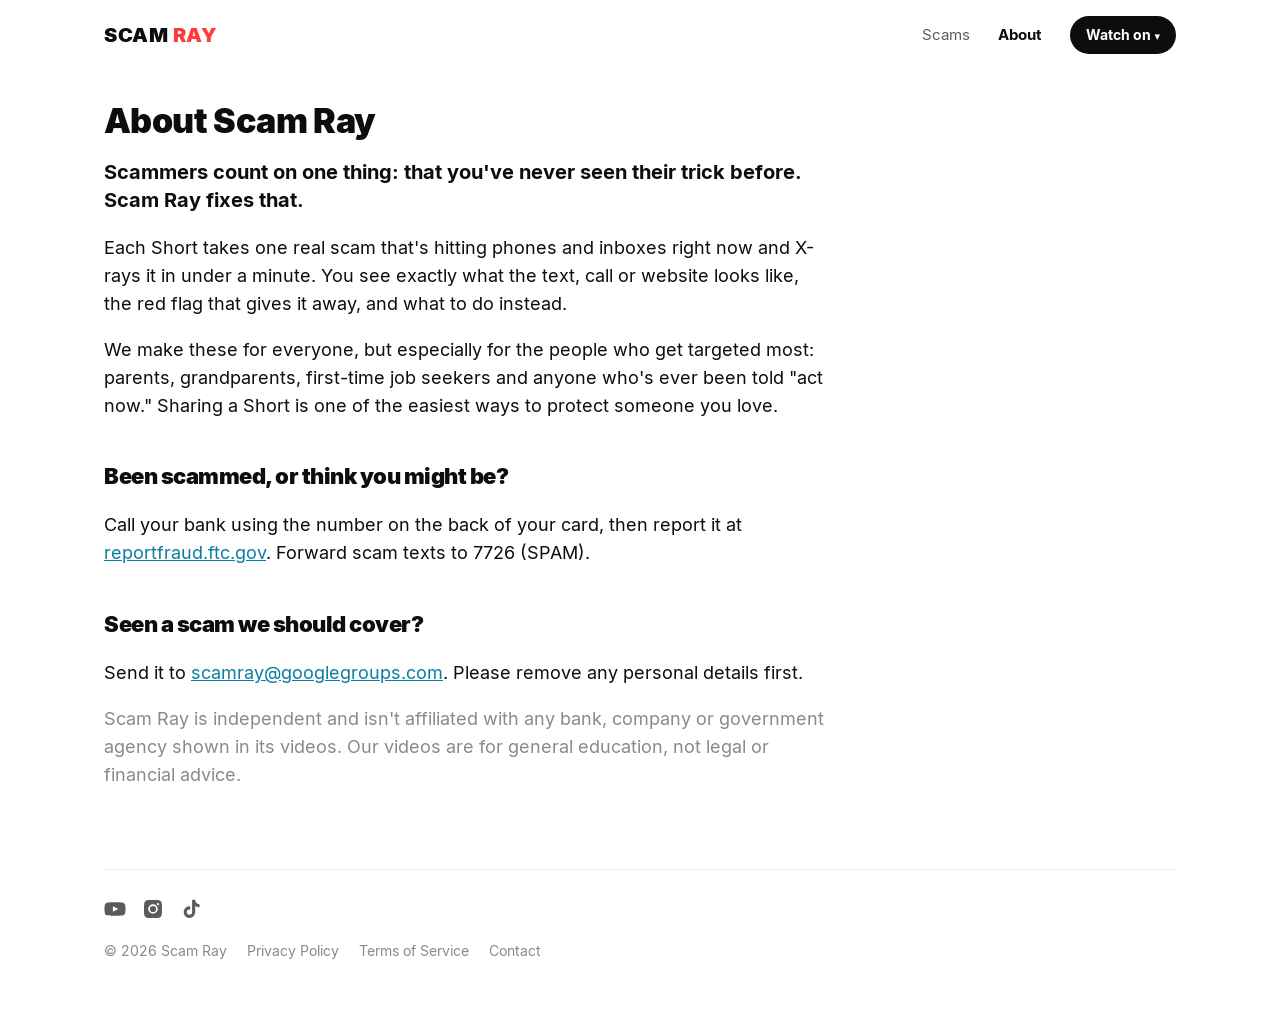
<file: about.html>
<!doctype html>
<html lang="en"><head><meta charset="utf-8"><meta name="viewport" content="width=device-width,initial-scale=1">
<title>About | Scam Ray</title><meta name="description" content="Who makes Scam Ray and why.">
<link rel="icon" href="assets/favicon-v3.png" sizes="48x48"><link rel="icon" href="assets/favicon-v3.svg" type="image/svg+xml"><link rel="apple-touch-icon" href="assets/apple-touch-icon-v3.png"><link rel="preload" href="assets/inter-black-v1.woff2" as="font" type="font/woff2" crossorigin><link rel="preload" href="assets/inter-bold-v1.woff2" as="font" type="font/woff2" crossorigin><link rel="preload" href="assets/inter-regular-v1.woff2" as="font" type="font/woff2" crossorigin><link rel="stylesheet" href="style.css?v=a035a68f"><script src="assets/site.js?v=5f6d246f" defer></script></head>
<body>
<header class="site-head"><div class="wrap"><nav class="nav"><a class="logo" href="index.html">SCAM <span>RAY</span></a>
<div class="links"><a href="scams.html">Scams</a><a href="about.html" aria-current="page">About</a>
<details class="watch"><summary>Watch on</summary><div class="menu"><a href="https://www.youtube.com/@scamray"><svg viewBox="0 0 24 24" aria-hidden="true"><path d="M23 7.2a3 3 0 0 0-2.1-2.1C19 4.6 12 4.6 12 4.6s-7 0-8.9.5A3 3 0 0 0 1 7.2 31 31 0 0 0 .5 12 31 31 0 0 0 1 16.8a3 3 0 0 0 2.1 2.1c1.9.5 8.9.5 8.9.5s7 0 8.9-.5a3 3 0 0 0 2.1-2.1c.4-1.6.5-3.2.5-4.8s-.1-3.2-.5-4.8zM9.7 15.1V8.9l5.8 3.1-5.8 3.1z"/></svg>YouTube</a><a href="https://www.instagram.com/thescamray"><svg viewBox="0 0 24 24" aria-hidden="true"><path d="M12 2.2c3.2 0 3.6 0 4.8.1 3.3.1 4.8 1.7 4.9 4.9.1 1.3.1 1.6.1 4.8s0 3.6-.1 4.8c-.1 3.2-1.7 4.8-4.9 4.9-1.3.1-1.6.1-4.8.1s-3.6 0-4.8-.1c-3.3-.1-4.8-1.7-4.9-4.9C2.2 15.6 2.2 15.2 2.2 12s0-3.6.1-4.8C2.4 3.9 3.9 2.4 7.2 2.3 8.4 2.2 8.8 2.2 12 2.2zm0 4.6a5.2 5.2 0 1 0 0 10.4 5.2 5.2 0 0 0 0-10.4zm0 8.6a3.4 3.4 0 1 1 0-6.8 3.4 3.4 0 0 1 0 6.8zm5.4-9.9a1.2 1.2 0 1 0 0 2.4 1.2 1.2 0 0 0 0-2.4z"/></svg>Instagram</a><a href="https://www.tiktok.com/@thescamray"><svg viewBox="0 0 24 24" aria-hidden="true"><path d="M16.6 2h-3.4v13.4a2.9 2.9 0 1 1-2.9-2.9c.3 0 .6 0 .9.1V9.2a6.3 6.3 0 1 0 5.4 6.2V8.6a8 8 0 0 0 4.7 1.5V6.7a4.7 4.7 0 0 1-4.7-4.7z"/></svg>TikTok</a></div></details></div></nav></div></header>
<main class="wrap"><section class="top about">
<h1 class="pageh">About Scam Ray</h1>
<p class="big">Scammers count on one thing: that you've never seen their trick before. Scam Ray fixes that.</p>
<p>Each Short takes one real scam that's hitting phones and inboxes right now and X-rays it in under a minute. You see exactly what the text, call or website looks like, the red flag that gives it away, and what to do instead.</p>
<p>We make these for everyone, but especially for the people who get targeted most: parents, grandparents, first-time job seekers and anyone who's ever been told "act now." Sharing a Short is one of the easiest ways to protect someone you love.</p>
<h2>Been scammed, or think you might be?</h2>
<p>Call your bank using the number on the back of your card, then report it at <a href="https://reportfraud.ftc.gov">reportfraud.ftc.gov</a>. Forward scam texts to 7726 (SPAM).</p>
<h2>Seen a scam we should cover?</h2>
<p>Send it to <a href="mailto:scamray@googlegroups.com">scamray@googlegroups.com</a>. Please remove any personal details first.</p>
<p class="fine">Scam Ray is independent and isn't affiliated with any bank, company or government agency shown in its videos. Our videos are for general education, not legal or financial advice.</p>
</section></main>

<div class="wrap"><footer><div class="social"><a href="https://www.youtube.com/@scamray" aria-label="YouTube"><svg viewBox="0 0 24 24" aria-hidden="true"><path d="M23 7.2a3 3 0 0 0-2.1-2.1C19 4.6 12 4.6 12 4.6s-7 0-8.9.5A3 3 0 0 0 1 7.2 31 31 0 0 0 .5 12 31 31 0 0 0 1 16.8a3 3 0 0 0 2.1 2.1c1.9.5 8.9.5 8.9.5s7 0 8.9-.5a3 3 0 0 0 2.1-2.1c.4-1.6.5-3.2.5-4.8s-.1-3.2-.5-4.8zM9.7 15.1V8.9l5.8 3.1-5.8 3.1z"/></svg></a><a href="https://www.instagram.com/thescamray" aria-label="Instagram"><svg viewBox="0 0 24 24" aria-hidden="true"><path d="M12 2.2c3.2 0 3.6 0 4.8.1 3.3.1 4.8 1.7 4.9 4.9.1 1.3.1 1.6.1 4.8s0 3.6-.1 4.8c-.1 3.2-1.7 4.8-4.9 4.9-1.3.1-1.6.1-4.8.1s-3.6 0-4.8-.1c-3.3-.1-4.8-1.7-4.9-4.9C2.2 15.6 2.2 15.2 2.2 12s0-3.6.1-4.8C2.4 3.9 3.9 2.4 7.2 2.3 8.4 2.2 8.8 2.2 12 2.2zm0 4.6a5.2 5.2 0 1 0 0 10.4 5.2 5.2 0 0 0 0-10.4zm0 8.6a3.4 3.4 0 1 1 0-6.8 3.4 3.4 0 0 1 0 6.8zm5.4-9.9a1.2 1.2 0 1 0 0 2.4 1.2 1.2 0 0 0 0-2.4z"/></svg></a><a href="https://www.tiktok.com/@thescamray" aria-label="TikTok"><svg viewBox="0 0 24 24" aria-hidden="true"><path d="M16.6 2h-3.4v13.4a2.9 2.9 0 1 1-2.9-2.9c.3 0 .6 0 .9.1V9.2a6.3 6.3 0 1 0 5.4 6.2V8.6a8 8 0 0 0 4.7 1.5V6.7a4.7 4.7 0 0 1-4.7-4.7z"/></svg></a></div>
<div class="flinks"><span>© 2026 Scam Ray</span><a href="privacy.html">Privacy Policy</a><a href="terms.html">Terms of Service</a><a href="mailto:scamray@googlegroups.com">Contact</a></div></footer></div>
</body></html>
</file>
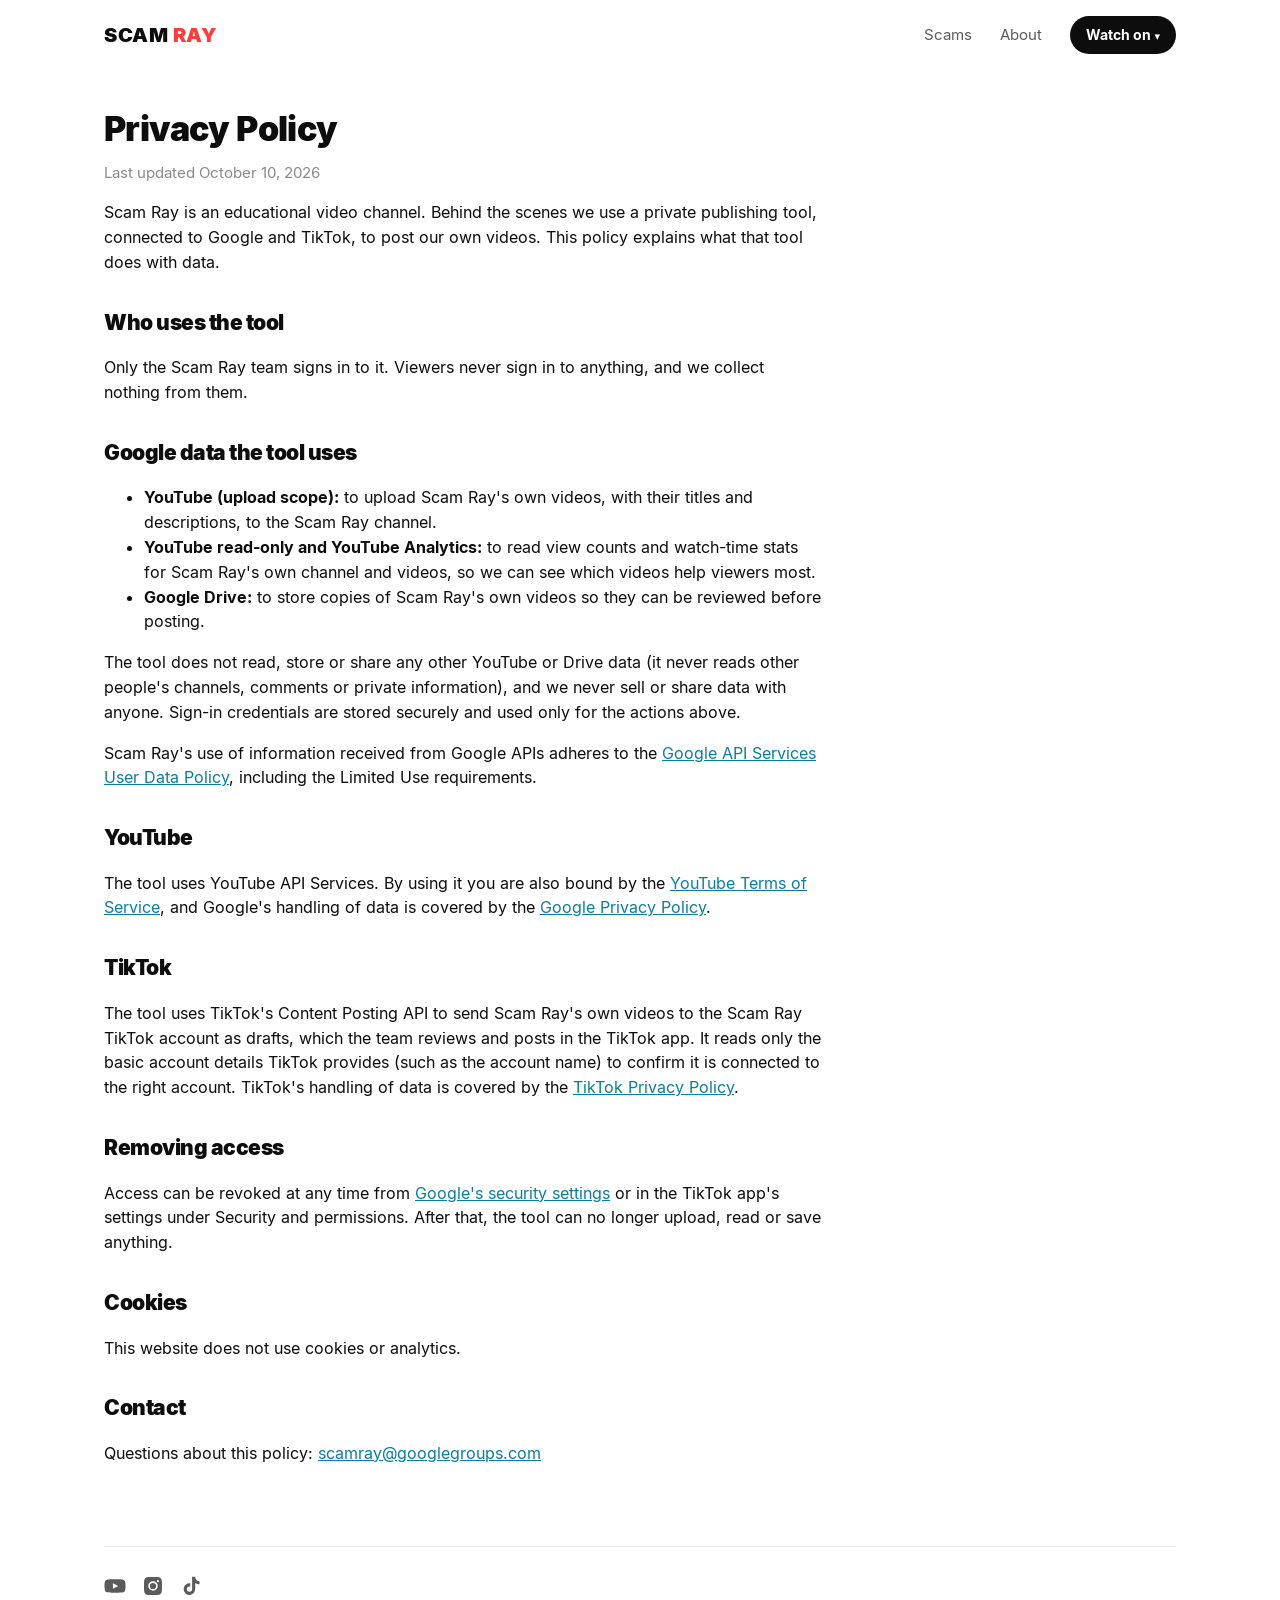
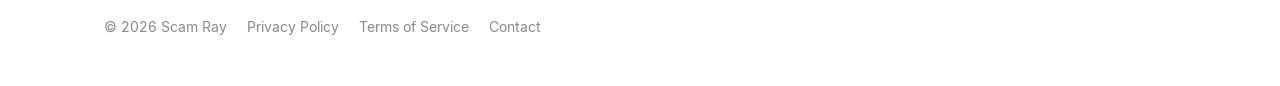
<file: privacy.html>
<!doctype html>
<html lang="en"><head><meta charset="utf-8"><meta name="viewport" content="width=device-width,initial-scale=1">
<title>Privacy Policy | Scam Ray</title><meta name="description" content="Scam Ray's Privacy Policy.">
<link rel="icon" href="assets/favicon-v3.png" sizes="48x48"><link rel="icon" href="assets/favicon-v3.svg" type="image/svg+xml"><link rel="apple-touch-icon" href="assets/apple-touch-icon-v3.png"><link rel="preload" href="assets/inter-black-v1.woff2" as="font" type="font/woff2" crossorigin><link rel="preload" href="assets/inter-bold-v1.woff2" as="font" type="font/woff2" crossorigin><link rel="preload" href="assets/inter-regular-v1.woff2" as="font" type="font/woff2" crossorigin><link rel="stylesheet" href="style.css?v=a035a68f"><script src="assets/site.js?v=5f6d246f" defer></script></head>
<body>
<header class="site-head"><div class="wrap"><nav class="nav"><a class="logo" href="index.html">SCAM <span>RAY</span></a>
<div class="links"><a href="scams.html">Scams</a><a href="about.html">About</a>
<details class="watch"><summary>Watch on</summary><div class="menu"><a href="https://www.youtube.com/@scamray"><svg viewBox="0 0 24 24" aria-hidden="true"><path d="M23 7.2a3 3 0 0 0-2.1-2.1C19 4.6 12 4.6 12 4.6s-7 0-8.9.5A3 3 0 0 0 1 7.2 31 31 0 0 0 .5 12 31 31 0 0 0 1 16.8a3 3 0 0 0 2.1 2.1c1.9.5 8.9.5 8.9.5s7 0 8.9-.5a3 3 0 0 0 2.1-2.1c.4-1.6.5-3.2.5-4.8s-.1-3.2-.5-4.8zM9.7 15.1V8.9l5.8 3.1-5.8 3.1z"/></svg>YouTube</a><a href="https://www.instagram.com/thescamray"><svg viewBox="0 0 24 24" aria-hidden="true"><path d="M12 2.2c3.2 0 3.6 0 4.8.1 3.3.1 4.8 1.7 4.9 4.9.1 1.3.1 1.6.1 4.8s0 3.6-.1 4.8c-.1 3.2-1.7 4.8-4.9 4.9-1.3.1-1.6.1-4.8.1s-3.6 0-4.8-.1c-3.3-.1-4.8-1.7-4.9-4.9C2.2 15.6 2.2 15.2 2.2 12s0-3.6.1-4.8C2.4 3.9 3.9 2.4 7.2 2.3 8.4 2.2 8.8 2.2 12 2.2zm0 4.6a5.2 5.2 0 1 0 0 10.4 5.2 5.2 0 0 0 0-10.4zm0 8.6a3.4 3.4 0 1 1 0-6.8 3.4 3.4 0 0 1 0 6.8zm5.4-9.9a1.2 1.2 0 1 0 0 2.4 1.2 1.2 0 0 0 0-2.4z"/></svg>Instagram</a><a href="https://www.tiktok.com/@thescamray"><svg viewBox="0 0 24 24" aria-hidden="true"><path d="M16.6 2h-3.4v13.4a2.9 2.9 0 1 1-2.9-2.9c.3 0 .6 0 .9.1V9.2a6.3 6.3 0 1 0 5.4 6.2V8.6a8 8 0 0 0 4.7 1.5V6.7a4.7 4.7 0 0 1-4.7-4.7z"/></svg>TikTok</a></div></details></div></nav></div></header>
<main class="wrap"><div class="doc">
<h1>Privacy Policy</h1>
<p class="muted">Last updated October 10, 2026</p>
<p>Scam Ray is an educational video channel. Behind the scenes we use a private publishing tool, connected to Google and TikTok, to post our own videos. This policy explains what that tool does with data.</p>
<h2>Who uses the tool</h2>
<p>Only the Scam Ray team signs in to it. Viewers never sign in to anything, and we collect nothing from them.</p>
<h2>Google data the tool uses</h2>
<ul>
<li><strong>YouTube (upload scope):</strong> to upload Scam Ray's own videos, with their titles and descriptions, to the Scam Ray channel.</li>
<li><strong>YouTube read-only and YouTube Analytics:</strong> to read view counts and watch-time stats for Scam Ray's own channel and videos, so we can see which videos help viewers most.</li>
<li><strong>Google Drive:</strong> to store copies of Scam Ray's own videos so they can be reviewed before posting.</li>
</ul>
<p>The tool does not read, store or share any other YouTube or Drive data (it never reads other people's channels, comments or private information), and we never sell or share data with anyone. Sign-in credentials are stored securely and used only for the actions above.</p>
<p>Scam Ray's use of information received from Google APIs adheres to the <a href="https://developers.google.com/terms/api-services-user-data-policy">Google API Services User Data Policy</a>, including the Limited Use requirements.</p>
<h2>YouTube</h2>
<p>The tool uses YouTube API Services. By using it you are also bound by the <a href="https://www.youtube.com/t/terms">YouTube Terms of Service</a>, and Google's handling of data is covered by the <a href="https://policies.google.com/privacy">Google Privacy Policy</a>.</p>
<h2>TikTok</h2>
<p>The tool uses TikTok's Content Posting API to send Scam Ray's own videos to the Scam Ray TikTok account as drafts, which the team reviews and posts in the TikTok app. It reads only the basic account details TikTok provides (such as the account name) to confirm it is connected to the right account. TikTok's handling of data is covered by the <a href="https://www.tiktok.com/legal/privacy-policy">TikTok Privacy Policy</a>.</p>
<h2>Removing access</h2>
<p>Access can be revoked at any time from <a href="https://security.google.com/settings/security/permissions">Google's security settings</a> or in the TikTok app's settings under Security and permissions. After that, the tool can no longer upload, read or save anything.</p>
<h2>Cookies</h2>
<p>This website does not use cookies or analytics.</p>
<h2>Contact</h2>
<p>Questions about this policy: <a href="mailto:scamray@googlegroups.com">scamray@googlegroups.com</a></p>
</div></main>
<div class="wrap"><footer><div class="social"><a href="https://www.youtube.com/@scamray" aria-label="YouTube"><svg viewBox="0 0 24 24" aria-hidden="true"><path d="M23 7.2a3 3 0 0 0-2.1-2.1C19 4.6 12 4.6 12 4.6s-7 0-8.9.5A3 3 0 0 0 1 7.2 31 31 0 0 0 .5 12 31 31 0 0 0 1 16.8a3 3 0 0 0 2.1 2.1c1.9.5 8.9.5 8.9.5s7 0 8.9-.5a3 3 0 0 0 2.1-2.1c.4-1.6.5-3.2.5-4.8s-.1-3.2-.5-4.8zM9.7 15.1V8.9l5.8 3.1-5.8 3.1z"/></svg></a><a href="https://www.instagram.com/thescamray" aria-label="Instagram"><svg viewBox="0 0 24 24" aria-hidden="true"><path d="M12 2.2c3.2 0 3.6 0 4.8.1 3.3.1 4.8 1.7 4.9 4.9.1 1.3.1 1.6.1 4.8s0 3.6-.1 4.8c-.1 3.2-1.7 4.8-4.9 4.9-1.3.1-1.6.1-4.8.1s-3.6 0-4.8-.1c-3.3-.1-4.8-1.7-4.9-4.9C2.2 15.6 2.2 15.2 2.2 12s0-3.6.1-4.8C2.4 3.9 3.9 2.4 7.2 2.3 8.4 2.2 8.8 2.2 12 2.2zm0 4.6a5.2 5.2 0 1 0 0 10.4 5.2 5.2 0 0 0 0-10.4zm0 8.6a3.4 3.4 0 1 1 0-6.8 3.4 3.4 0 0 1 0 6.8zm5.4-9.9a1.2 1.2 0 1 0 0 2.4 1.2 1.2 0 0 0 0-2.4z"/></svg></a><a href="https://www.tiktok.com/@thescamray" aria-label="TikTok"><svg viewBox="0 0 24 24" aria-hidden="true"><path d="M16.6 2h-3.4v13.4a2.9 2.9 0 1 1-2.9-2.9c.3 0 .6 0 .9.1V9.2a6.3 6.3 0 1 0 5.4 6.2V8.6a8 8 0 0 0 4.7 1.5V6.7a4.7 4.7 0 0 1-4.7-4.7z"/></svg></a></div>
<div class="flinks"><span>© 2026 Scam Ray</span><a href="privacy.html">Privacy Policy</a><a href="terms.html">Terms of Service</a><a href="mailto:scamray@googlegroups.com">Contact</a></div></footer></div>
</body></html>
</file>
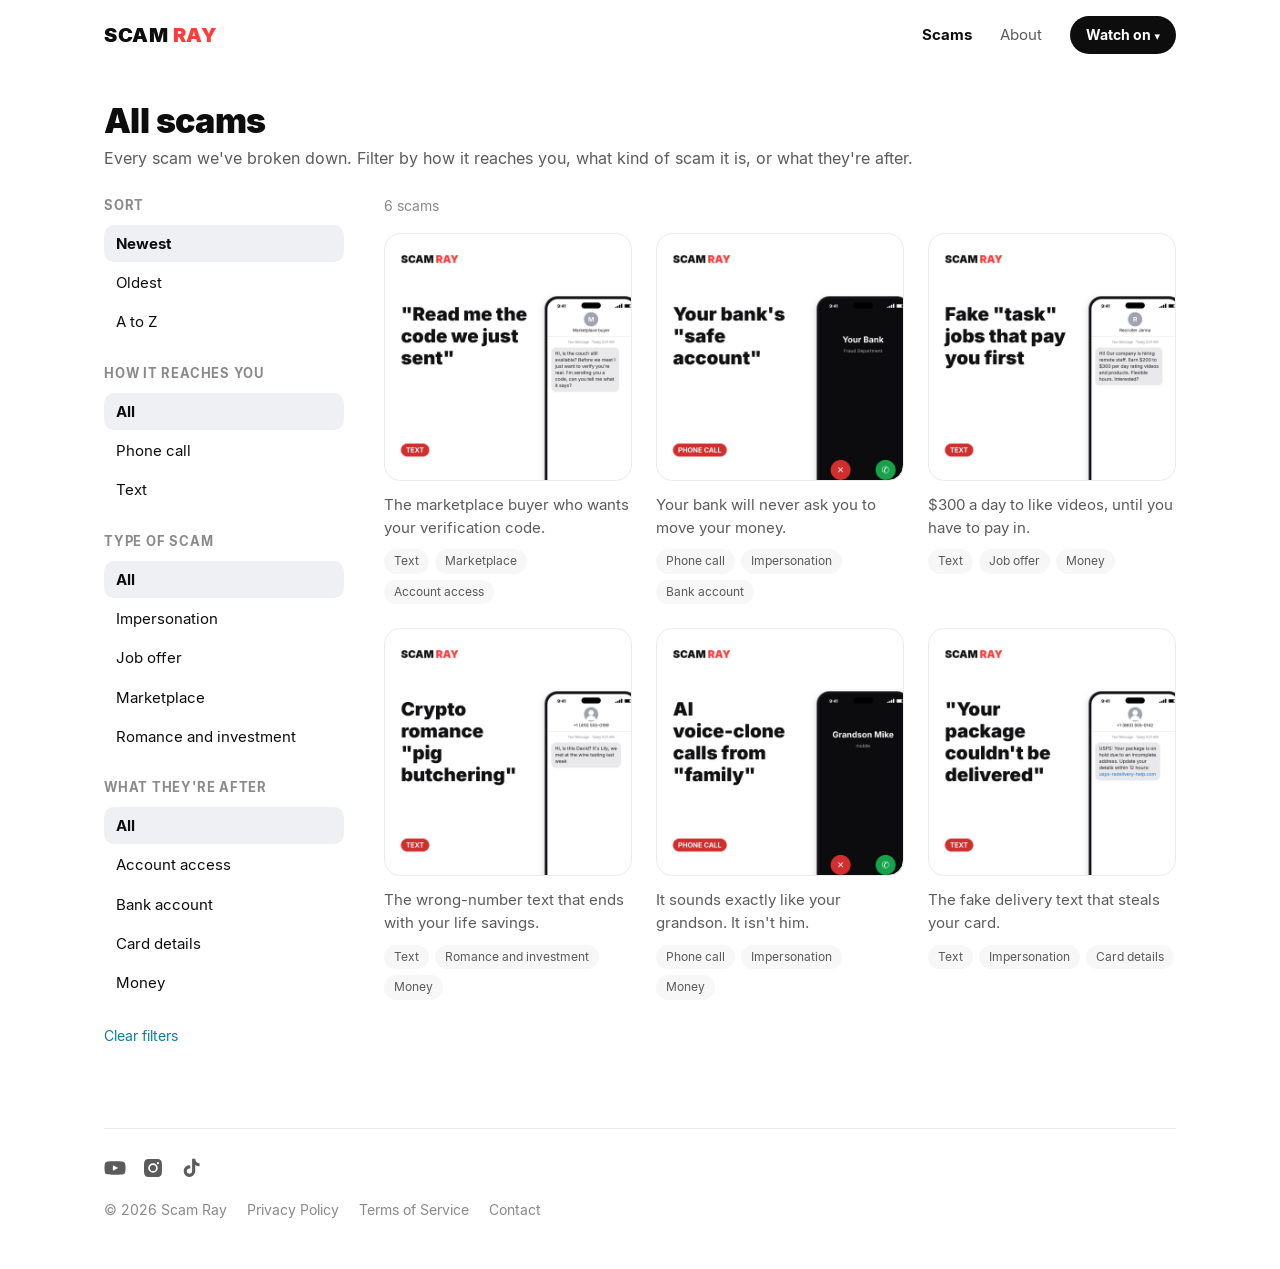
<file: scams.html>
<!doctype html>
<html lang="en"><head><meta charset="utf-8"><meta name="viewport" content="width=device-width,initial-scale=1">
<title>All scams | Scam Ray</title><meta name="description" content="Every scam Scam Ray has broken down, sortable and filterable.">
<link rel="icon" href="assets/favicon-v3.png" sizes="48x48"><link rel="icon" href="assets/favicon-v3.svg" type="image/svg+xml"><link rel="apple-touch-icon" href="assets/apple-touch-icon-v3.png"><link rel="preload" href="assets/inter-black-v1.woff2" as="font" type="font/woff2" crossorigin><link rel="preload" href="assets/inter-bold-v1.woff2" as="font" type="font/woff2" crossorigin><link rel="preload" href="assets/inter-regular-v1.woff2" as="font" type="font/woff2" crossorigin><link rel="stylesheet" href="style.css?v=a035a68f"><script>const SCAMS = [{"id":"001-toll-text","title":"The $4.15 unpaid toll text","blurb":"A fake toll bill that's really after your card number.","via":"Text","type":"Impersonation","after":"Card details","order":1},{"id":"002-package-text","title":"\"Your package couldn't be delivered\"","blurb":"The fake delivery text that steals your card.","via":"Text","type":"Impersonation","after":"Card details","order":2,"posted":"2026-10-05","url":"https://www.youtube.com/shorts/sSayE9mNV6Q"},{"id":"003-voice-clone","title":"AI voice-clone calls from \"family\"","blurb":"It sounds exactly like your grandson. It isn't him.","via":"Phone call","type":"Impersonation","after":"Money","order":3,"posted":"2026-10-06","url":"https://www.youtube.com/shorts/qHDTHHsrI4U"},{"id":"004-pig-butchering","title":"Crypto romance \"pig butchering\"","blurb":"The wrong-number text that ends with your life savings.","via":"Text","type":"Romance and investment","after":"Money","order":4,"posted":"2026-10-07","url":"https://www.youtube.com/shorts/AK45yk2K95Q"},{"id":"005-task-job","title":"Fake \"task\" jobs that pay you first","blurb":"$300 a day to like videos, until you have to pay in.","via":"Text","type":"Job offer","after":"Money","order":5,"posted":"2026-10-08","url":"https://www.youtube.com/shorts/2IzKOkDwI4s"},{"id":"006-bank-safe-account","title":"Your bank's \"safe account\"","blurb":"Your bank will never ask you to move your money.","via":"Phone call","type":"Impersonation","after":"Bank account","order":6,"posted":"2026-10-09","url":"https://www.youtube.com/shorts/MbnHEx6BTtc"},{"id":"007-verification-code","title":"\"Read me the code we just sent\"","blurb":"The marketplace buyer who wants your verification code.","via":"Text","type":"Marketplace","after":"Account access","order":7,"posted":"2026-10-10","url":"https://www.youtube.com/shorts/kz5v01ahdqg"},{"id":"008-tech-support-popup","title":"The fake virus pop-up","blurb":"Real security warnings never ask you to call a number.","via":"Pop-up","type":"Tech support","after":"Money","order":8,"posted":null,"url":null},{"id":"009-jury-duty-warrant","title":"\"You missed jury duty\" calls","blurb":"Courts never demand a fine over the phone.","via":"Phone call","type":"Impersonation","after":"Money","order":9,"posted":null,"url":null},{"id":"010-qr-parking-meter","title":"Fake QR codes on parking meters","blurb":"A sticker over the real code sends your card to a scammer.","via":"QR code","type":"Phishing","after":"Card details","order":10,"posted":null,"url":null},{"id":"011-bitcoin-atm","title":"\"Put your cash in a Bitcoin ATM\"","blurb":"No real agency will ever tell you to use a Bitcoin ATM.","via":"Phone call","type":"Impersonation","after":"Money","order":11,"posted":null,"url":null},{"id":"012-fake-renewal-invoice","title":"The fake renewal invoice","blurb":"A $449.99 charge you never made, and a number to call.","via":"Email","type":"Refund","after":"Money","order":12,"posted":null,"url":null},{"id":"013-gift-card-utility","title":"\"Your power gets cut off in 30 minutes\"","blurb":"Anyone who wants a bill paid in gift cards is a scammer.","via":"Phone call","type":"Impersonation","after":"Money","order":13,"posted":null,"url":null},{"id":"014-fake-check-overpay","title":"The buyer who \"overpaid\" you","blurb":"A fake check, and the money you send back is real.","via":"Text","type":"Marketplace","after":"Money","order":14,"posted":null,"url":null}];
// Scam cards. tools/build.py inlines this (with the scams.json data as SCAMS) into pages that list scams,
// so cards draw while the page is parsed instead of popping in after a fetch.
const YT = "https://www.youtube.com/@scamray";
function card(s) {
  const href = s.url || YT;
  const tags = [s.via, s.type, s.after].map(t => `<span>${t}</span>`).join("");
  // the square thumbnail already shows the scam's name, so the card skips a separate title
  return `<a class="vcard" href="${href}" aria-label="${s.title.replace(/"/g, "&quot;")}"><div class="thumb" role="img" aria-label="${s.title.replace(/"/g, "&quot;")}" style="background-image:url(assets/thumbs/${s.id}.jpg?v=sq1)"></div>
<p>${s.blurb}</p><div class="tags">${tags}</div></a>`;
}
// newest first: by posted date when posted, otherwise by planned order
const newest = (a, b) => (b.posted || "").localeCompare(a.posted || "") || b.order - a.order;
// only videos that are actually posted show on the site; SCAMS is written into the page by tools/build.py
const loadScams = () => SCAMS.filter(s => s.posted);
</script><script src="assets/site.js?v=5f6d246f" defer></script></head>
<body>
<header class="site-head"><div class="wrap"><nav class="nav"><a class="logo" href="index.html">SCAM <span>RAY</span></a>
<div class="links"><a href="scams.html" aria-current="page">Scams</a><a href="about.html">About</a>
<details class="watch"><summary>Watch on</summary><div class="menu"><a href="https://www.youtube.com/@scamray"><svg viewBox="0 0 24 24" aria-hidden="true"><path d="M23 7.2a3 3 0 0 0-2.1-2.1C19 4.6 12 4.6 12 4.6s-7 0-8.9.5A3 3 0 0 0 1 7.2 31 31 0 0 0 .5 12 31 31 0 0 0 1 16.8a3 3 0 0 0 2.1 2.1c1.9.5 8.9.5 8.9.5s7 0 8.9-.5a3 3 0 0 0 2.1-2.1c.4-1.6.5-3.2.5-4.8s-.1-3.2-.5-4.8zM9.7 15.1V8.9l5.8 3.1-5.8 3.1z"/></svg>YouTube</a><a href="https://www.instagram.com/thescamray"><svg viewBox="0 0 24 24" aria-hidden="true"><path d="M12 2.2c3.2 0 3.6 0 4.8.1 3.3.1 4.8 1.7 4.9 4.9.1 1.3.1 1.6.1 4.8s0 3.6-.1 4.8c-.1 3.2-1.7 4.8-4.9 4.9-1.3.1-1.6.1-4.8.1s-3.6 0-4.8-.1c-3.3-.1-4.8-1.7-4.9-4.9C2.2 15.6 2.2 15.2 2.2 12s0-3.6.1-4.8C2.4 3.9 3.9 2.4 7.2 2.3 8.4 2.2 8.8 2.2 12 2.2zm0 4.6a5.2 5.2 0 1 0 0 10.4 5.2 5.2 0 0 0 0-10.4zm0 8.6a3.4 3.4 0 1 1 0-6.8 3.4 3.4 0 0 1 0 6.8zm5.4-9.9a1.2 1.2 0 1 0 0 2.4 1.2 1.2 0 0 0 0-2.4z"/></svg>Instagram</a><a href="https://www.tiktok.com/@thescamray"><svg viewBox="0 0 24 24" aria-hidden="true"><path d="M16.6 2h-3.4v13.4a2.9 2.9 0 1 1-2.9-2.9c.3 0 .6 0 .9.1V9.2a6.3 6.3 0 1 0 5.4 6.2V8.6a8 8 0 0 0 4.7 1.5V6.7a4.7 4.7 0 0 1-4.7-4.7z"/></svg>TikTok</a></div></details></div></nav></div></header>
<main class="wrap"><section class="top">
<h1 class="pageh">All scams</h1>
<p class="lead">Every scam we've broken down. Filter by how it reaches you, what kind of scam it is, or what they're after.</p>
<div class="mbar" id="mbar"></div>
<div class="browse"><aside class="side">
<h3>Sort</h3><div class="pills" data-k="sort"></div>
<h3>How it reaches you</h3><div class="pills" data-k="via"></div>
<h3>Type of scam</h3><div class="pills" data-k="type"></div>
<h3>What they're after</h3><div class="pills" data-k="after"></div>
<button class="reset" id="reset" type="button">Clear filters</button>
</aside>
<div><p class="count" id="count"></p>
<div class="cards" id="list"></div></div></div>
</section></main>
<div class="sheet-bg" id="sheetbg" hidden></div>
<div class="sheet" id="sheet" role="dialog" aria-modal="true" hidden></div>
<script>(() => {
  const all = loadScams();
  const keys = ["via", "type", "after"];
  const names = { sort: "Sort", via: "How it reaches you", type: "Type of scam", after: "What they're after" };
  const state = { sort: "new", via: "", type: "", after: "" };
  const opts = { sort: [["new", "Newest"], ["old", "Oldest"], ["az", "A to Z"]] };
  for (const k of keys) opts[k] = [["", "All"], ...[...new Set(all.map(s => s[k]))].sort().map(v => [v, v])];
  const label = k => opts[k].find(([v]) => v === state[k])[1];
  const matches = st => all.filter(s => keys.every(k => !st[k] || s[k] === st[k]));
  const plural = n => n + (n === 1 ? " scam" : " scams");
  function pills() {
    document.querySelectorAll(".pills").forEach(box => {
      const k = box.dataset.k;
      box.innerHTML = opts[k].map(([v, l]) => `<button type="button" data-v="${v}" aria-pressed="${state[k] === v}">${l}</button>`).join("");
      box.querySelectorAll("button").forEach(b => b.onclick = () => { state[k] = b.dataset.v; update(); });
    });
  }
  document.getElementById("reset").onclick = () => { Object.assign(state, { via: "", type: "", after: "" }); update(); };
  function draw() {
    const list = matches(state);
    list.sort(state.sort === "az" ? (a, b) => a.title.replace(/\W/g, "").localeCompare(b.title.replace(/\W/g, ""))
              : state.sort === "old" ? (a, b) => newest(b, a) : newest);
    document.getElementById("count").textContent = plural(list.length);
    document.getElementById("list").innerHTML = list.map(card).join("") || (all.length ? '<p class="lead">No scams match those filters yet.</p>' : '<p class="lead">Our first breakdowns are on their way. Check back soon.</p>');
  }

  // Phones: a slim sticky bar under the header; choices open in a bottom sheet
  const bar = document.getElementById("mbar"), sheet = document.getElementById("sheet"), bg = document.getElementById("sheetbg");
  const close = () => { sheet.hidden = bg.hidden = true; document.body.classList.remove("noscroll"); };
  const open = html => { sheet.innerHTML = '<div class="grab"></div>' + html; sheet.hidden = bg.hidden = false; document.body.classList.add("noscroll"); };
  bg.onclick = close;
  const caret = '<svg width="12" height="12" viewBox="0 0 12 12" aria-hidden="true"><path d="M2.5 4.5 6 8l3.5-3.5" fill="none" stroke="currentColor" stroke-width="1.8" stroke-linecap="round" stroke-linejoin="round"/></svg>';
  // sort: big tap rows with a check on the current one
  function listSheet(k) {
    open(`<h2>${names[k]}</h2><div class="rows">${opts[k].map(([v, l]) => `<button type="button" data-v="${v}" aria-pressed="${state[k] === v}"><span>${l}</span>${state[k] === v ? "✓" : ""}</button>`).join("")}</div>`);
    sheet.querySelectorAll(".rows button").forEach(b => b.onclick = () => { state[k] = b.dataset.v; close(); update(); });
  }
  // every filter at once; nothing applies until "Show N scams"
  function filterSheet() {
    const draft = { ...state };
    const render = () => {
      open(`<div class="sh-head"><h2>Filters</h2><button type="button" class="link" id="clr">Clear all</button></div>`
        + keys.map(k => `<h3>${names[k]}</h3><div class="wrapchips">${opts[k].map(([v, l]) => `<button type="button" data-k="${k}" data-v="${v}" aria-pressed="${draft[k] === v}">${l}</button>`).join("")}</div>`).join("")
        + `<button type="button" class="show" id="show">Show ${plural(matches(draft).length)}</button>`);
      sheet.querySelectorAll(".wrapchips button").forEach(b => b.onclick = () => { draft[b.dataset.k] = b.dataset.v; render(); });
      sheet.querySelector("#clr").onclick = () => { keys.forEach(k => draft[k] = ""); render(); };
      sheet.querySelector("#show").onclick = () => { Object.assign(state, draft); close(); update(); };
    };
    render();
  }
  function bar_() {
    const n = keys.filter(k => state[k]).length;
    bar.innerHTML = `<span class="mcount">${plural(matches(state).length)}</span>
      <button type="button" class="chip" id="msort">${label("sort")} ${caret}</button>
      <button type="button" class="chip${n ? " on" : ""}" id="mfilt"><svg width="15" height="15" viewBox="0 0 16 16" aria-hidden="true"><path d="M2 4h12M4.5 8h7M7 12h2" stroke="currentColor" stroke-width="1.8" stroke-linecap="round"/></svg> Filters${n ? " · " + n : ""}</button>`;
    bar.querySelector("#msort").onclick = () => listSheet("sort");
    bar.querySelector("#mfilt").onclick = filterSheet;
  }
  function update() { pills(); draw(); bar_(); }
  update();
})();</script>

<div class="wrap"><footer><div class="social"><a href="https://www.youtube.com/@scamray" aria-label="YouTube"><svg viewBox="0 0 24 24" aria-hidden="true"><path d="M23 7.2a3 3 0 0 0-2.1-2.1C19 4.6 12 4.6 12 4.6s-7 0-8.9.5A3 3 0 0 0 1 7.2 31 31 0 0 0 .5 12 31 31 0 0 0 1 16.8a3 3 0 0 0 2.1 2.1c1.9.5 8.9.5 8.9.5s7 0 8.9-.5a3 3 0 0 0 2.1-2.1c.4-1.6.5-3.2.5-4.8s-.1-3.2-.5-4.8zM9.7 15.1V8.9l5.8 3.1-5.8 3.1z"/></svg></a><a href="https://www.instagram.com/thescamray" aria-label="Instagram"><svg viewBox="0 0 24 24" aria-hidden="true"><path d="M12 2.2c3.2 0 3.6 0 4.8.1 3.3.1 4.8 1.7 4.9 4.9.1 1.3.1 1.6.1 4.8s0 3.6-.1 4.8c-.1 3.2-1.7 4.8-4.9 4.9-1.3.1-1.6.1-4.8.1s-3.6 0-4.8-.1c-3.3-.1-4.8-1.7-4.9-4.9C2.2 15.6 2.2 15.2 2.2 12s0-3.6.1-4.8C2.4 3.9 3.9 2.4 7.2 2.3 8.4 2.2 8.8 2.2 12 2.2zm0 4.6a5.2 5.2 0 1 0 0 10.4 5.2 5.2 0 0 0 0-10.4zm0 8.6a3.4 3.4 0 1 1 0-6.8 3.4 3.4 0 0 1 0 6.8zm5.4-9.9a1.2 1.2 0 1 0 0 2.4 1.2 1.2 0 0 0 0-2.4z"/></svg></a><a href="https://www.tiktok.com/@thescamray" aria-label="TikTok"><svg viewBox="0 0 24 24" aria-hidden="true"><path d="M16.6 2h-3.4v13.4a2.9 2.9 0 1 1-2.9-2.9c.3 0 .6 0 .9.1V9.2a6.3 6.3 0 1 0 5.4 6.2V8.6a8 8 0 0 0 4.7 1.5V6.7a4.7 4.7 0 0 1-4.7-4.7z"/></svg></a></div>
<div class="flinks"><span>© 2026 Scam Ray</span><a href="privacy.html">Privacy Policy</a><a href="terms.html">Terms of Service</a><a href="mailto:scamray@googlegroups.com">Contact</a></div></footer></div>
</body></html>
</file>
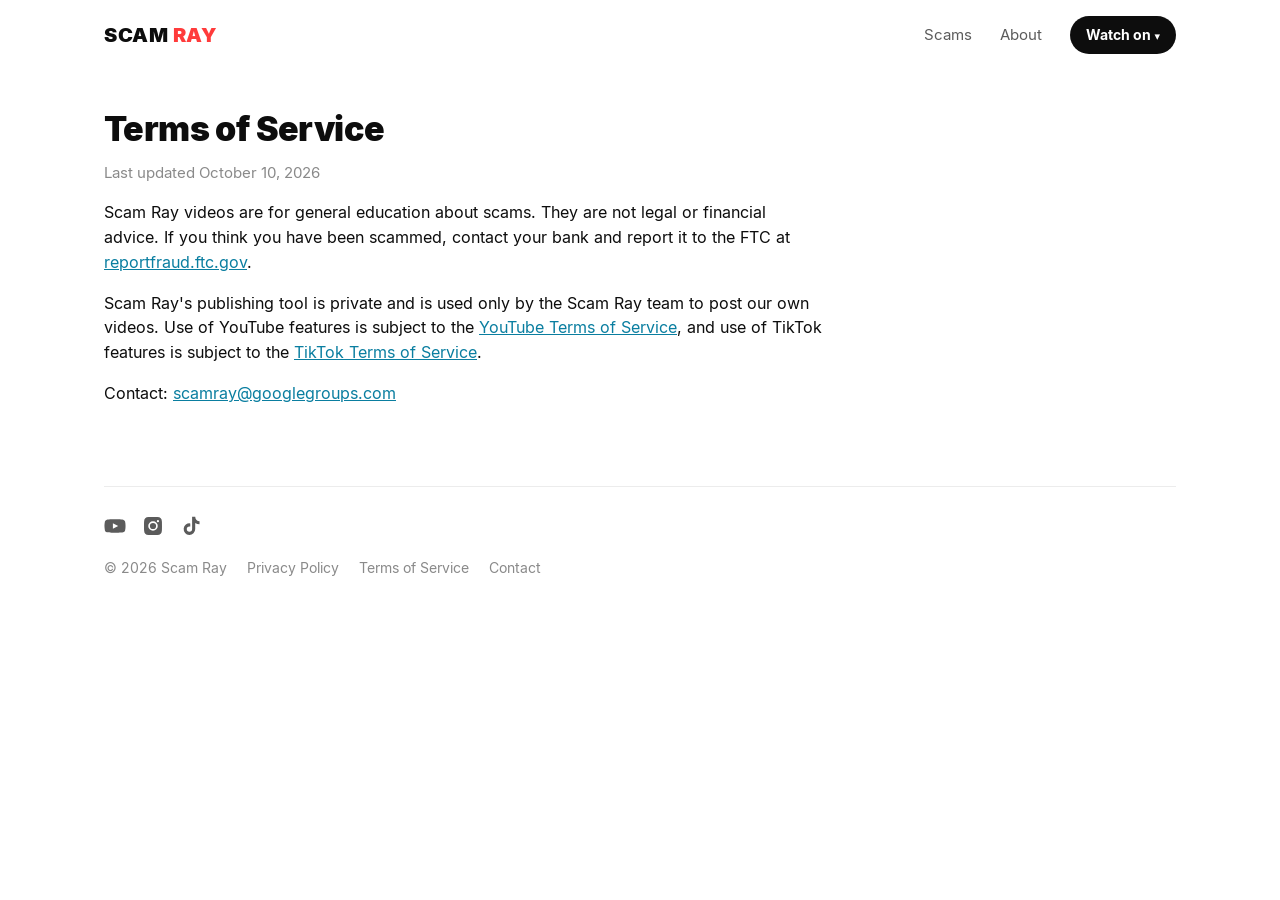
<file: terms.html>
<!doctype html>
<html lang="en"><head><meta charset="utf-8"><meta name="viewport" content="width=device-width,initial-scale=1">
<title>Terms of Service | Scam Ray</title><meta name="description" content="Scam Ray's Terms of Service.">
<link rel="icon" href="assets/favicon-v3.png" sizes="48x48"><link rel="icon" href="assets/favicon-v3.svg" type="image/svg+xml"><link rel="apple-touch-icon" href="assets/apple-touch-icon-v3.png"><link rel="preload" href="assets/inter-black-v1.woff2" as="font" type="font/woff2" crossorigin><link rel="preload" href="assets/inter-bold-v1.woff2" as="font" type="font/woff2" crossorigin><link rel="preload" href="assets/inter-regular-v1.woff2" as="font" type="font/woff2" crossorigin><link rel="stylesheet" href="style.css?v=a035a68f"><script src="assets/site.js?v=5f6d246f" defer></script></head>
<body>
<header class="site-head"><div class="wrap"><nav class="nav"><a class="logo" href="index.html">SCAM <span>RAY</span></a>
<div class="links"><a href="scams.html">Scams</a><a href="about.html">About</a>
<details class="watch"><summary>Watch on</summary><div class="menu"><a href="https://www.youtube.com/@scamray"><svg viewBox="0 0 24 24" aria-hidden="true"><path d="M23 7.2a3 3 0 0 0-2.1-2.1C19 4.6 12 4.6 12 4.6s-7 0-8.9.5A3 3 0 0 0 1 7.2 31 31 0 0 0 .5 12 31 31 0 0 0 1 16.8a3 3 0 0 0 2.1 2.1c1.9.5 8.9.5 8.9.5s7 0 8.9-.5a3 3 0 0 0 2.1-2.1c.4-1.6.5-3.2.5-4.8s-.1-3.2-.5-4.8zM9.7 15.1V8.9l5.8 3.1-5.8 3.1z"/></svg>YouTube</a><a href="https://www.instagram.com/thescamray"><svg viewBox="0 0 24 24" aria-hidden="true"><path d="M12 2.2c3.2 0 3.6 0 4.8.1 3.3.1 4.8 1.7 4.9 4.9.1 1.3.1 1.6.1 4.8s0 3.6-.1 4.8c-.1 3.2-1.7 4.8-4.9 4.9-1.3.1-1.6.1-4.8.1s-3.6 0-4.8-.1c-3.3-.1-4.8-1.7-4.9-4.9C2.2 15.6 2.2 15.2 2.2 12s0-3.6.1-4.8C2.4 3.9 3.9 2.4 7.2 2.3 8.4 2.2 8.8 2.2 12 2.2zm0 4.6a5.2 5.2 0 1 0 0 10.4 5.2 5.2 0 0 0 0-10.4zm0 8.6a3.4 3.4 0 1 1 0-6.8 3.4 3.4 0 0 1 0 6.8zm5.4-9.9a1.2 1.2 0 1 0 0 2.4 1.2 1.2 0 0 0 0-2.4z"/></svg>Instagram</a><a href="https://www.tiktok.com/@thescamray"><svg viewBox="0 0 24 24" aria-hidden="true"><path d="M16.6 2h-3.4v13.4a2.9 2.9 0 1 1-2.9-2.9c.3 0 .6 0 .9.1V9.2a6.3 6.3 0 1 0 5.4 6.2V8.6a8 8 0 0 0 4.7 1.5V6.7a4.7 4.7 0 0 1-4.7-4.7z"/></svg>TikTok</a></div></details></div></nav></div></header>
<main class="wrap"><div class="doc">
<h1>Terms of Service</h1>
<p class="muted">Last updated October 10, 2026</p>
<p>Scam Ray videos are for general education about scams. They are not legal or financial advice. If you think you have been scammed, contact your bank and report it to the FTC at <a href="https://reportfraud.ftc.gov">reportfraud.ftc.gov</a>.</p>
<p>Scam Ray's publishing tool is private and is used only by the Scam Ray team to post our own videos. Use of YouTube features is subject to the <a href="https://www.youtube.com/t/terms">YouTube Terms of Service</a>, and use of TikTok features is subject to the <a href="https://www.tiktok.com/legal/terms-of-service">TikTok Terms of Service</a>.</p>
<p>Contact: <a href="mailto:scamray@googlegroups.com">scamray@googlegroups.com</a></p>
</div></main>
<div class="wrap"><footer><div class="social"><a href="https://www.youtube.com/@scamray" aria-label="YouTube"><svg viewBox="0 0 24 24" aria-hidden="true"><path d="M23 7.2a3 3 0 0 0-2.1-2.1C19 4.6 12 4.6 12 4.6s-7 0-8.9.5A3 3 0 0 0 1 7.2 31 31 0 0 0 .5 12 31 31 0 0 0 1 16.8a3 3 0 0 0 2.1 2.1c1.9.5 8.9.5 8.9.5s7 0 8.9-.5a3 3 0 0 0 2.1-2.1c.4-1.6.5-3.2.5-4.8s-.1-3.2-.5-4.8zM9.7 15.1V8.9l5.8 3.1-5.8 3.1z"/></svg></a><a href="https://www.instagram.com/thescamray" aria-label="Instagram"><svg viewBox="0 0 24 24" aria-hidden="true"><path d="M12 2.2c3.2 0 3.6 0 4.8.1 3.3.1 4.8 1.7 4.9 4.9.1 1.3.1 1.6.1 4.8s0 3.6-.1 4.8c-.1 3.2-1.7 4.8-4.9 4.9-1.3.1-1.6.1-4.8.1s-3.6 0-4.8-.1c-3.3-.1-4.8-1.7-4.9-4.9C2.2 15.6 2.2 15.2 2.2 12s0-3.6.1-4.8C2.4 3.9 3.9 2.4 7.2 2.3 8.4 2.2 8.8 2.2 12 2.2zm0 4.6a5.2 5.2 0 1 0 0 10.4 5.2 5.2 0 0 0 0-10.4zm0 8.6a3.4 3.4 0 1 1 0-6.8 3.4 3.4 0 0 1 0 6.8zm5.4-9.9a1.2 1.2 0 1 0 0 2.4 1.2 1.2 0 0 0 0-2.4z"/></svg></a><a href="https://www.tiktok.com/@thescamray" aria-label="TikTok"><svg viewBox="0 0 24 24" aria-hidden="true"><path d="M16.6 2h-3.4v13.4a2.9 2.9 0 1 1-2.9-2.9c.3 0 .6 0 .9.1V9.2a6.3 6.3 0 1 0 5.4 6.2V8.6a8 8 0 0 0 4.7 1.5V6.7a4.7 4.7 0 0 1-4.7-4.7z"/></svg></a></div>
<div class="flinks"><span>© 2026 Scam Ray</span><a href="privacy.html">Privacy Policy</a><a href="terms.html">Terms of Service</a><a href="mailto:scamray@googlegroups.com">Contact</a></div></footer></div>
</body></html>
</file>
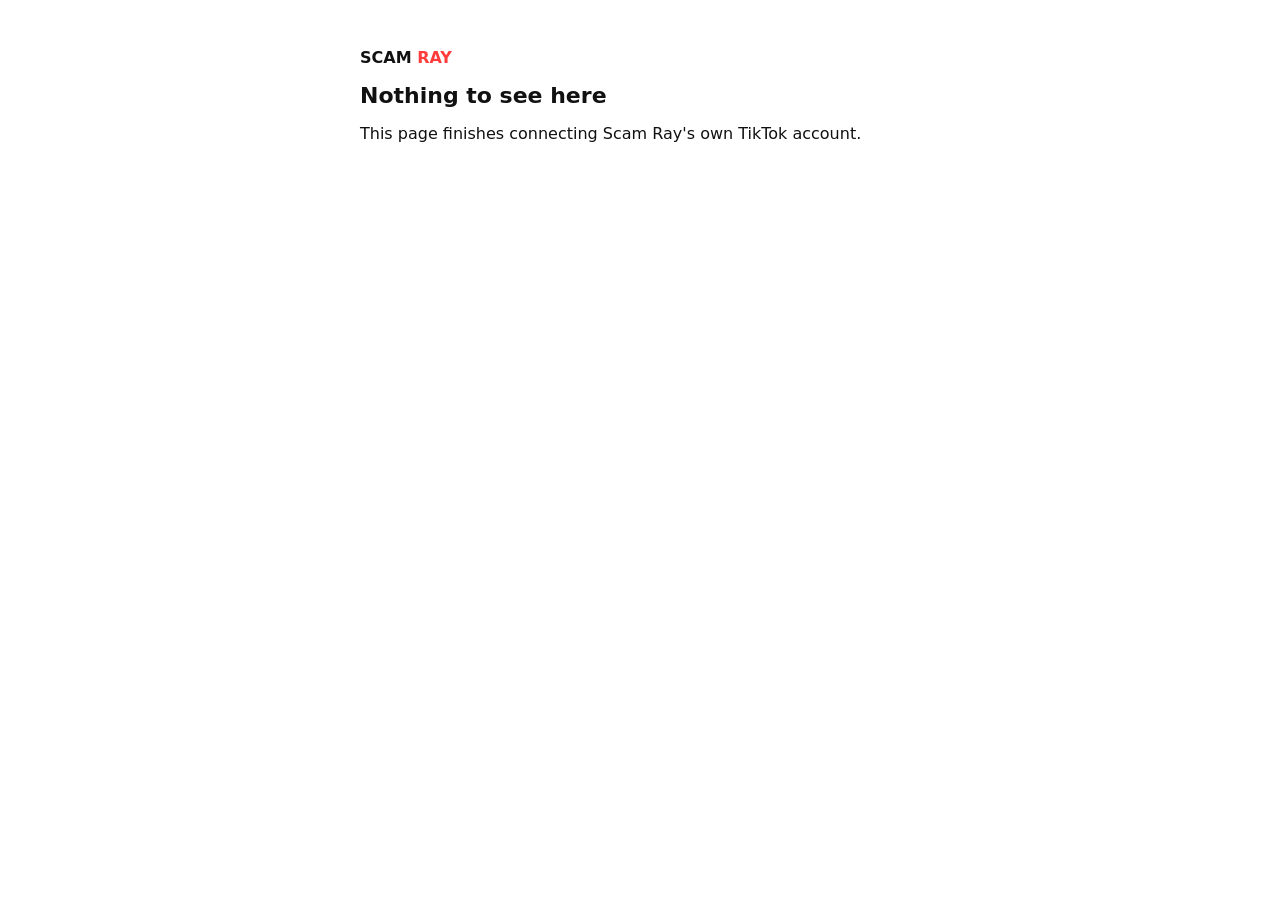
<file: tiktok/callback.html>
<!doctype html>
<html lang="en"><head><meta charset="utf-8"><meta name="viewport" content="width=device-width,initial-scale=1">
<meta name="robots" content="noindex"><title>Scam Ray · TikTok connected</title>
<style>
body{font-family:system-ui,-apple-system,sans-serif;background:#fff;color:#111;margin:0;padding:32px 16px;max-width:560px;margin:auto}
h1{font-size:22px} .b{color:#ff3b3b}
code{display:block;word-break:break-all;background:#f3f4f6;border-radius:10px;padding:14px;font-size:15px;margin:12px 0}
button{background:#111;color:#fff;border:0;border-radius:10px;padding:12px 18px;font-size:16px;font-weight:700}
.err{color:#b71c1c}
</style></head><body>
<p><b>SCAM <span class="b">RAY</span></b></p>
<div id="out"></div>
<script>
const q = new URLSearchParams(location.search), code = q.get("code"), err = q.get("error");
const out = document.getElementById("out");
if (code) {
  out.innerHTML = '<h1>TikTok approved the connection</h1><p>Copy this one-time code and paste it into the GitHub secret <b>TIKTOK_AUTH_CODE</b> within a few minutes. Don\'t share it in chat.</p><code id="c"></code><button id="cp">Copy code</button>';
  document.getElementById("c").textContent = code;
  document.getElementById("cp").onclick = () => navigator.clipboard.writeText(code).then(() => document.getElementById("cp").textContent = "Copied");
} else if (err) {
  out.innerHTML = '<h1 class="err">TikTok didn\'t connect</h1><p id="e"></p>';
  document.getElementById("e").textContent = err + ": " + (q.get("error_description") || "");
} else {
  out.innerHTML = "<h1>Nothing to see here</h1><p>This page finishes connecting Scam Ray's own TikTok account.</p>";
}
</script>
</body></html>
</file>
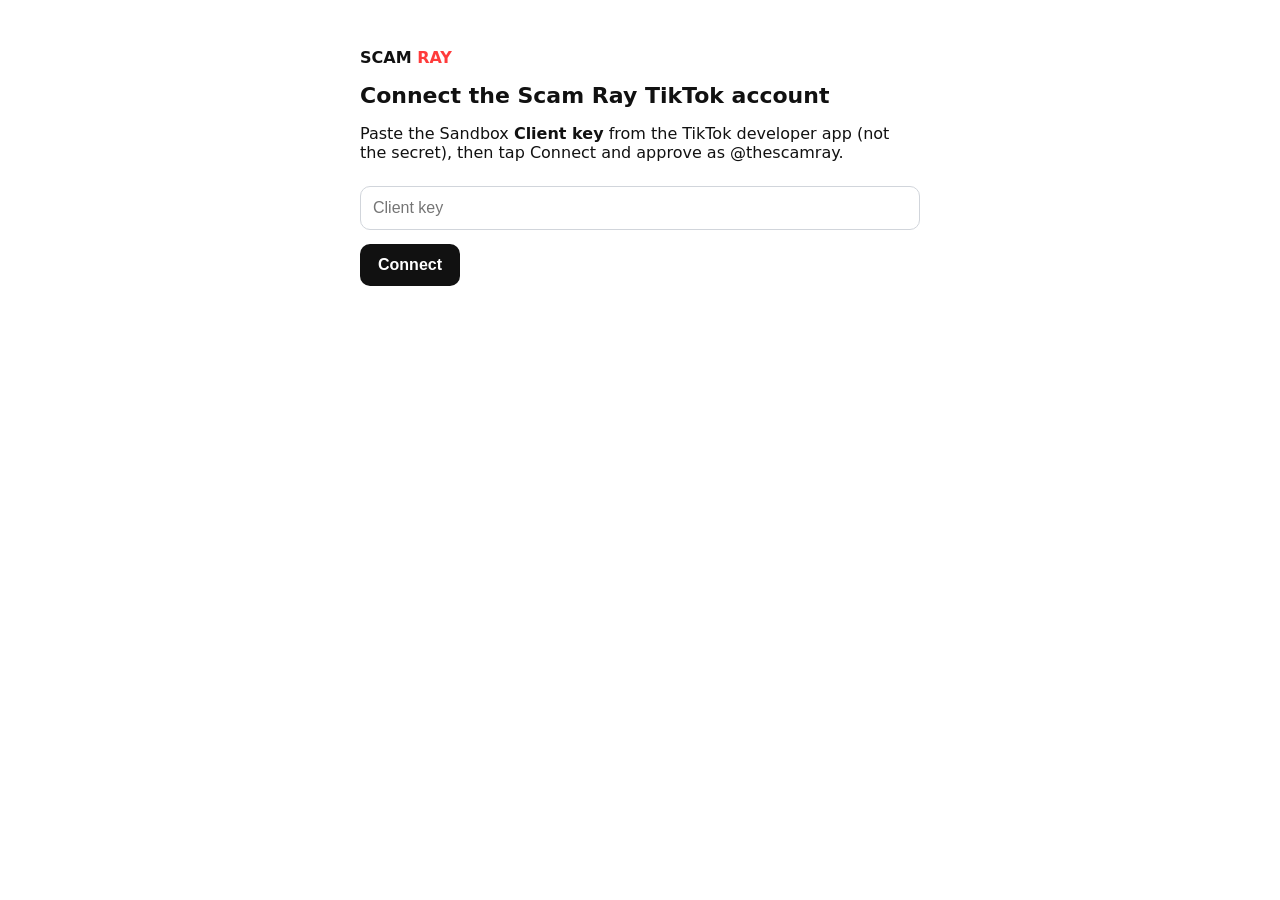
<file: tiktok/connect.html>
<!doctype html>
<html lang="en"><head><meta charset="utf-8"><meta name="viewport" content="width=device-width,initial-scale=1">
<meta name="robots" content="noindex"><title>Scam Ray · Connect TikTok</title>
<style>
body{font-family:system-ui,-apple-system,sans-serif;background:#fff;color:#111;padding:32px 16px;max-width:560px;margin:auto}
h1{font-size:22px} .b{color:#ff3b3b}
input{width:100%;box-sizing:border-box;font-size:16px;padding:12px;border:1px solid #d1d5db;border-radius:10px;margin:8px 0 14px}
button{background:#111;color:#fff;border:0;border-radius:10px;padding:12px 18px;font-size:16px;font-weight:700}
</style></head><body>
<p><b>SCAM <span class="b">RAY</span></b></p>
<h1>Connect the Scam Ray TikTok account</h1>
<p>Paste the Sandbox <b>Client key</b> from the TikTok developer app (not the secret), then tap Connect and approve as @thescamray.</p>
<input id="k" placeholder="Client key" autocomplete="off" autocapitalize="off" spellcheck="false">
<button id="go">Connect</button>
<script>
document.getElementById("go").onclick = () => {
  const key = document.getElementById("k").value.trim(); if (!key) return;
  const p = new URLSearchParams({ client_key: key, response_type: "code", scope: "user.info.basic,video.upload,video.publish",
    redirect_uri: "https://scamray.github.io/tiktok/callback.html", state: "scamray" });
  location.href = "https://www.tiktok.com/v2/auth/authorize/?" + p;
};
</script>
</body></html>
</file>
<file: style.css>
@font-face{font-family:Inter;font-weight:900;src:url(assets/inter-black-v1.woff2) format("woff2");font-display:optional}
@font-face{font-family:Inter;font-weight:700;src:url(assets/inter-bold-v1.woff2) format("woff2");font-display:optional}
@font-face{font-family:Inter;font-weight:400;src:url(assets/inter-regular-v1.woff2) format("woff2");font-display:optional}
/* Fonts are preloaded and "optional": if Inter isn't ready by first paint (slow connection), the page keeps the stand-in
   below for that visit instead of swapping mid-read, so nothing jumps. The stand-in is sized to Inter's measurements. */
@font-face{font-family:"Inter Fallback";font-weight:400;src:local("Arial"),local("ArialMT"),local("Liberation Sans"),local("Arimo");size-adjust:106.37%;ascent-override:91.08%;descent-override:22.68%;line-gap-override:0%}
@font-face{font-family:"Inter Fallback";font-weight:700;src:local("Arial Bold"),local("Arial-BoldMT"),local("Liberation Sans Bold"),local("Arimo Bold");size-adjust:100.51%;ascent-override:96.38%;descent-override:24%;line-gap-override:0%}
@font-face{font-family:"Inter Fallback";font-weight:900;src:local("Arial Bold"),local("Arial-BoldMT"),local("Liberation Sans Bold"),local("Arimo Bold");size-adjust:101.49%;ascent-override:95.45%;descent-override:23.77%;line-gap-override:0%}
:root{--ink:#0d0d0d;--muted:#5b5b5b;--soft:#8a8a8a;--line:#ececec;--panel:#f7f7f8;--navy:#0a1222;--cyan:#5ae6ff;--red:#ff3b3b;--red2:#d32f2f;--green:#34c759;--link:#0a7ea0}
*{box-sizing:border-box}
body{margin:0;font-family:Inter,"Inter Fallback",system-ui,-apple-system,"Segoe UI",sans-serif;color:var(--ink);background:#fff;-webkit-font-smoothing:antialiased;line-height:1.55}
a{color:inherit;text-decoration:none}
.wrap{max-width:1120px;margin:0 auto;padding:0 24px}
/* logo: the same wordmark as the channel banner */
.logo{font-weight:900;font-size:20px;letter-spacing:.5px;line-height:1}.logo span{color:var(--red)}
.nav{display:flex;align-items:center;padding:22px 0}
.nav .links{margin-left:auto;display:flex;gap:28px;font-size:15px;color:var(--muted)}
.nav .links a:hover{color:var(--ink)}
.pill{display:inline-block;padding:12px 22px;border-radius:999px;font-weight:700;font-size:15px}
.pill.dark{background:var(--ink);color:#fff}.pill.line{border:1px solid #d6d6d6}
.btns{display:flex;flex-wrap:wrap;gap:12px}
/* hero */
.hero{display:grid;grid-template-columns:1.1fr .9fr;gap:48px;align-items:center;padding:56px 0 80px}
h1{font-size:clamp(38px,5.5vw,60px);line-height:1.04;letter-spacing:-1.6px;margin:0 0 18px;font-weight:900}
.sub{font-size:19px;color:var(--muted);margin:0 0 30px;max-width:520px}
.phone{width:290px;aspect-ratio:9/19;border-radius:42px;border:10px solid #111;background:#f8f9fb url(assets/phone-bg-white-2.jpg) center top/cover;position:relative;overflow:hidden;box-shadow:0 30px 60px rgba(0,0,0,.18);justify-self:center}
.phone .flag{position:absolute;left:50%;transform:translateX(-50%);top:22%;background:var(--red2);color:#fff;border-radius:999px;padding:7px 14px;font-weight:900;font-size:12px;white-space:nowrap}
.phone .bubble{position:absolute;left:16px;right:16px;top:36%;background:#fff;color:#111;border:2px solid var(--red2);border-radius:18px;padding:12px 14px;font-size:13px;line-height:1.4;box-shadow:0 10px 24px rgba(211,47,47,.16)}
.phone .cap{position:absolute;bottom:22%;left:0;right:0;text-align:center;color:var(--ink);font-weight:900;font-size:21px}.phone .cap i{font-style:normal;text-decoration:underline;text-decoration-color:var(--red2);text-decoration-thickness:3px;text-underline-offset:5px}
/* sections */
.band{background:var(--panel)}
.steps{display:grid;grid-template-columns:repeat(auto-fit,minmax(240px,1fr));gap:32px;padding:64px 24px}
.steps h3{margin:0 0 6px;font-size:18px}.steps p{margin:0;color:var(--muted)}
.dot{width:10px;height:10px;border-radius:50%;display:inline-block;margin-right:10px;vertical-align:1px}
section{padding:72px 0 0}
h2{font-size:28px;letter-spacing:-.5px;margin:0 0 6px;font-weight:900}
.lead{color:var(--muted);margin:0 0 24px}
.row{display:flex;justify-content:space-between;gap:16px;padding:16px 0;border-top:1px solid var(--line);font-size:17px}
.row span{color:var(--soft);white-space:nowrap}
.about p{max-width:720px}.fine{color:var(--soft);font-size:14px}
footer{margin-top:80px;border-top:1px solid var(--line);padding:28px 0 48px;color:var(--soft);font-size:14px;display:flex;flex-wrap:wrap;gap:20px}
footer a:hover{color:var(--ink)}
/* policy pages */
.doc{max-width:720px;padding:40px 0 0}
.doc h1{font-size:clamp(26px,3.4vw,34px);letter-spacing:-.6px;margin-bottom:4px}
.doc h2{font-size:21px;margin-top:32px}
.doc a{color:var(--link);text-decoration:underline}
.muted{color:var(--soft);font-size:15px}
@media(max-width:800px){.hero{grid-template-columns:1fr;text-align:center;padding-top:32px}.sub{margin-left:auto;margin-right:auto}.btns{justify-content:center}.nav .links{gap:18px}}

/* Watch on menu */
.nav .links{align-items:center}
details.watch{position:relative}
details.watch summary{list-style:none;cursor:pointer;padding:8px 16px;border-radius:999px;background:var(--ink);color:#fff;font-weight:700;font-size:14px}
details.watch summary::-webkit-details-marker{display:none}
details.watch summary::after{content:" ▾";font-size:11px}
details.watch .menu{position:absolute;right:0;top:calc(100% + 8px);background:#fff;border:1px solid var(--line);border-radius:14px;box-shadow:0 12px 30px rgba(0,0,0,.1);padding:6px;min-width:180px;z-index:10}
details.watch .menu a{display:flex;align-items:center;gap:10px;padding:10px 12px;border-radius:10px;color:var(--ink)}
details.watch .menu a:hover{background:var(--panel)}
svg{width:18px;height:18px;fill:currentColor;flex:none}
[aria-current=page]{color:var(--ink);font-weight:700}
/* cards */
.sechead{display:flex;justify-content:space-between;align-items:flex-end;gap:16px;flex-wrap:wrap}
.more{font-weight:700;font-size:15px;margin-bottom:24px}
.cards{display:grid;grid-template-columns:repeat(auto-fill,minmax(240px,1fr));gap:24px}
.vcard{display:block}
.vcard .thumb{aspect-ratio:1/1;border-radius:16px;background:var(--panel) center/cover;border:1px solid var(--line);transition:transform .15s}
.vcard:hover .thumb{transform:translateY(-3px)}
.vcard h3{font-size:17px;margin:14px 0 4px;line-height:1.3}
.vcard p{margin:12px 0 0;color:var(--muted);font-size:15px}
.tags{display:flex;flex-wrap:wrap;gap:6px;margin-top:10px}
.tags span{font-size:12px;color:var(--muted);background:var(--panel);border-radius:999px;padding:3px 10px}
.fine a{text-decoration:underline}
/* scams + about pages */
.top{padding-top:32px}
.pageh{font-size:clamp(26px,3.4vw,34px);letter-spacing:-.6px;margin:0 0 8px}
.filters{display:grid;grid-template-columns:repeat(auto-fit,minmax(180px,1fr));gap:12px;margin:8px 0 12px}
.filters label{font-size:13px;color:var(--soft);font-weight:700;display:flex;flex-direction:column;gap:6px}
.filters select{font:inherit;font-size:15px;color:var(--ink);font-weight:400;padding:10px 12px;border:1px solid #d6d6d6;border-radius:12px;background:#fff}
.count{color:var(--soft);font-size:14px;margin:0 0 16px}
.about{max-width:720px}.about p{font-size:18px}.about .big{font-size:20px;font-weight:700;line-height:1.4}@media(max-width:800px){.about p{font-size:17px}.about .big{font-size:18px}}
.about h2{font-size:22px;margin-top:40px}.about a{color:var(--link);text-decoration:underline}
/* footer */
footer{flex-direction:column;gap:14px}
.social{display:flex;gap:16px}.social a{color:var(--muted)}.social a:hover{color:var(--ink)}.social svg{width:22px;height:22px}
.flinks{display:flex;flex-wrap:wrap;gap:20px}
@media(max-width:480px){.nav .links{gap:14px;font-size:14px}details.watch summary{padding:7px 12px}}

#latest{grid-template-columns:repeat(3,1fr)}#latest>p{grid-column:1/-1}
@media(max-width:800px){#latest{display:flex;overflow-x:auto;scroll-snap-type:x mandatory;scroll-padding-inline:24px;gap:16px;margin:0 -24px;padding:0 24px 8px}#latest .vcard{flex:0 0 68%;scroll-snap-align:start}}

/* Scams page: sticky tap-to-pick filter sidebar */
.cards>p{grid-column:1/-1}
.browse{display:grid;grid-template-columns:240px 1fr;gap:40px;align-items:start}
.side{position:sticky;top:24px}
.side h3{font-size:13px;letter-spacing:.06em;text-transform:uppercase;color:var(--soft);margin:0 0 10px}
.pills{display:flex;flex-direction:column;gap:2px;margin:0 0 22px}
.pills button{font:inherit;font-size:15px;text-align:left;border:0;background:none;padding:7px 12px;border-radius:10px;color:var(--ink);cursor:pointer}
.pills button:hover{background:var(--panel)}
.pills button[aria-pressed=true]{background:var(--ink);color:#fff;font-weight:700}
.side .reset{font:inherit;font-size:14px;border:0;background:none;color:var(--link);padding:0;cursor:pointer}
.browse .cards{grid-template-columns:repeat(auto-fill,minmax(220px,1fr))}
@media(max-width:800px){.browse{grid-template-columns:1fr;gap:16px}.side{position:static}
.pills{flex-direction:row;overflow-x:auto;gap:6px;margin:0 -24px 12px;padding:0 24px}.pills button{flex:none;border:1px solid var(--line);border-radius:99px;padding:7px 14px}.side h3{margin:0 0 8px}}
.browse>*{min-width:0}

/* Sticky header: stays at the top while you scroll; a hairline and soft shadow appear once the page moves */
.site-head{position:sticky;top:0;z-index:50;background:#fff;transition:box-shadow .2s,border-color .2s;border-bottom:1px solid transparent}
.site-head.scrolled{border-bottom-color:var(--line);box-shadow:0 4px 18px rgba(15,15,20,.06)}
.site-head .nav{padding:16px 0}
.side{top:100px}
@media(max-width:600px){.cards,.browse .cards{grid-template-columns:1fr 1fr;gap:14px}.vcard h3{font-size:15px}.vcard p{font-size:13px}}

/* Home on phones: a lone Short sits in the middle; more than one still starts at the left so the swipe row reads */
@media(max-width:800px){#latest .vcard:first-child{margin-left:auto}#latest .vcard:last-child{margin-right:auto}}

/* Scams page on phones: slim sticky bar under the header; choices open in a bottom sheet */
.mbar,.sheet,.sheet-bg{display:none}
@media(max-width:800px){
.browse .side{display:none}
.mbar{display:flex;align-items:center;gap:8px;position:sticky;top:var(--headh,64px);z-index:20;background:#fff;margin:0 -24px 14px;padding:10px 24px;border-bottom:1px solid var(--line)}
.mcount{margin-right:auto;font-size:15px;color:var(--muted)}
.mbar .chip{display:inline-flex;align-items:center;gap:6px;flex:none;font:inherit;font-size:15px;font-weight:600;color:var(--ink);background:#fff;border:1px solid #dcdcdf;border-radius:99px;padding:8px 14px;cursor:pointer}
.mbar .chip.on{background:var(--ink);border-color:var(--ink);color:#fff}
.browse .count{display:none}
.sheet-bg:not([hidden]){display:block;position:fixed;inset:0;background:rgba(10,10,15,.38);z-index:90}
.sheet:not([hidden]){display:block;position:fixed;left:0;right:0;bottom:0;z-index:91;background:#fff;border-radius:20px 20px 0 0;padding:8px 20px calc(20px + env(safe-area-inset-bottom));max-height:85vh;overflow:auto;box-shadow:0 -10px 40px rgba(0,0,0,.15)}
.sheet .grab{width:40px;height:5px;border-radius:9px;background:#ddd;margin:4px auto 14px}
.sheet h2{font-size:20px;margin:0 0 10px}
.sheet h3{font-size:13px;letter-spacing:.06em;text-transform:uppercase;color:var(--soft);margin:18px 0 10px}
.sh-head{display:flex;justify-content:space-between;align-items:baseline}
.sheet .link{font:inherit;font-size:15px;border:0;background:none;color:var(--link);padding:0;cursor:pointer}
.rows{display:flex;flex-direction:column}
.rows button{display:flex;justify-content:space-between;align-items:center;font:inherit;font-size:17px;text-align:left;border:0;border-bottom:1px solid var(--line);background:none;padding:15px 2px;color:var(--ink);cursor:pointer}
.rows button[aria-pressed=true]{font-weight:700}
.wrapchips{display:flex;flex-wrap:wrap;gap:8px}
.wrapchips button{font:inherit;font-size:15px;border:1px solid #dcdcdf;background:#fff;border-radius:99px;padding:8px 14px;color:var(--ink);cursor:pointer}
.wrapchips button[aria-pressed=true]{background:var(--ink);border-color:var(--ink);color:#fff;font-weight:700}
.sheet .show{display:block;width:100%;margin:24px 0 0;font:inherit;font-size:16px;font-weight:700;border:0;border-radius:14px;padding:15px;background:var(--ink);color:#fff;cursor:pointer}
body.noscroll{overflow:hidden}}

/* Selected filter choices: soft gray highlight instead of solid black (picked 2026-10-05) */
.pills button[aria-pressed=true],.wrapchips button[aria-pressed=true],.mbar .chip.on{background:#eef0f3;border-color:#eef0f3;color:var(--ink);font-weight:600}.sheet .show{background:#2b2d31}
</file>
